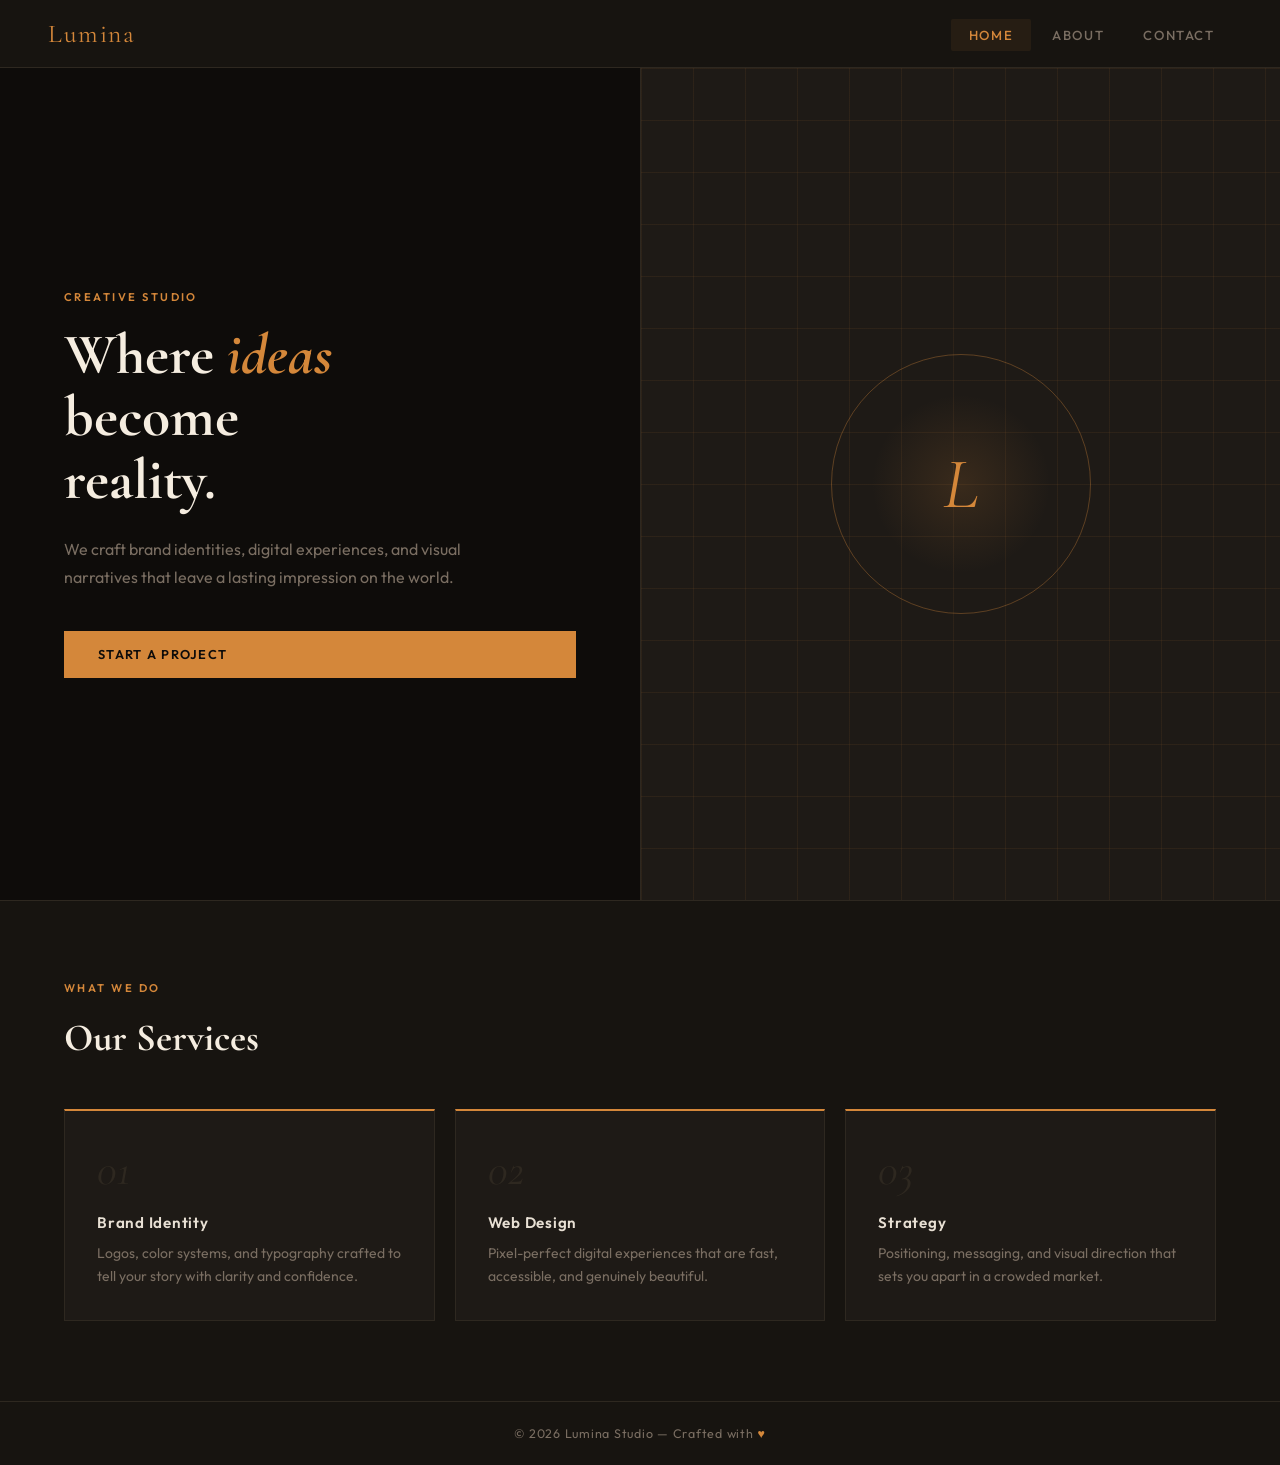
<file: index.html>
<!DOCTYPE html>
<html lang="en">
<head>
  <!-- Google Tag Manager -->
<script>(function(w,d,s,l,i){w[l]=w[l]||[];w[l].push({'gtm.start':
new Date().getTime(),event:'gtm.js'});var f=d.getElementsByTagName(s)[0],
j=d.createElement(s),dl=l!='dataLayer'?'&l='+l:'';j.async=true;j.src=
'https://www.googletagmanager.com/gtm.js?id='+i+dl;f.parentNode.insertBefore(j,f);
})(window,document,'script','dataLayer','GTM-K7HJJMRD');</script>
<!-- End Google Tag Manager -->
  <!-- Google tag (gtag.js) -->
<script async src="https://www.googletagmanager.com/gtag/js?id=G-B1W0Z21D50"></script>
<script>
  window.dataLayer = window.dataLayer || [];
  function gtag(){dataLayer.push(arguments);}
  gtag('js', new Date());

  gtag('config', 'G-B1W0Z21D50');
</script>
  <meta charset="UTF-8"/>
  <meta name="viewport" content="width=device-width, initial-scale=1.0"/>
  <title>Lumina Studio — Home</title>
  <link rel="stylesheet" href="style.css"/>
</head>
<body>
<!-- Google Tag Manager (noscript) -->
<noscript><iframe src="https://www.googletagmanager.com/ns.html?id=GTM-K7HJJMRD"
height="0" width="0" style="display:none;visibility:hidden"></iframe></noscript>
<!-- End Google Tag Manager (noscript) -->
  <nav>
    <a href="index.html" class="brand">Lumina</a>
    <ul class="nav-links">
      <li><a href="index.html" class="active">Home</a></li>
      <li><a href="about.html">About</a></li>
      <li><a href="contact.html">Contact</a></li>
    </ul>
  </nav>
  <main>
    <section class="hero">
      <div class="hero-left">
        <p class="tag">Creative Studio</p>
        <h1 class="hero-title">Where <em>ideas</em><br>become<br>reality.</h1>
        <p class="hero-desc">We craft brand identities, digital experiences, and visual narratives that leave a lasting impression on the world.</p>
        <a href="contact.html" class="btn">Start a Project</a>
      </div>
      <div class="hero-right">
        <div class="hero-pattern"></div>
        <div class="hero-orb"><span>L</span></div>
      </div>
    </section>
    <section class="section" style="background:var(--surface);border-top:1px solid var(--border);">
      <div class="section-header">
        <p class="tag">What we do</p>
        <h2 class="section-title">Our Services</h2>
      </div>
      <div class="cards-grid">
        <div class="card">
          <div class="card-num">01</div>
          <h3>Brand Identity</h3>
          <p>Logos, color systems, and typography crafted to tell your story with clarity and confidence.</p>
        </div>
        <div class="card">
          <div class="card-num">02</div>
          <h3>Web Design</h3>
          <p>Pixel-perfect digital experiences that are fast, accessible, and genuinely beautiful.</p>
        </div>
        <div class="card">
          <div class="card-num">03</div>
          <h3>Strategy</h3>
          <p>Positioning, messaging, and visual direction that sets you apart in a crowded market.</p>
        </div>
      </div>
    </section>
  </main>
  <footer>© 2026 Lumina Studio — Crafted with <span>♥</span></footer>
</body>
</html>
</file>
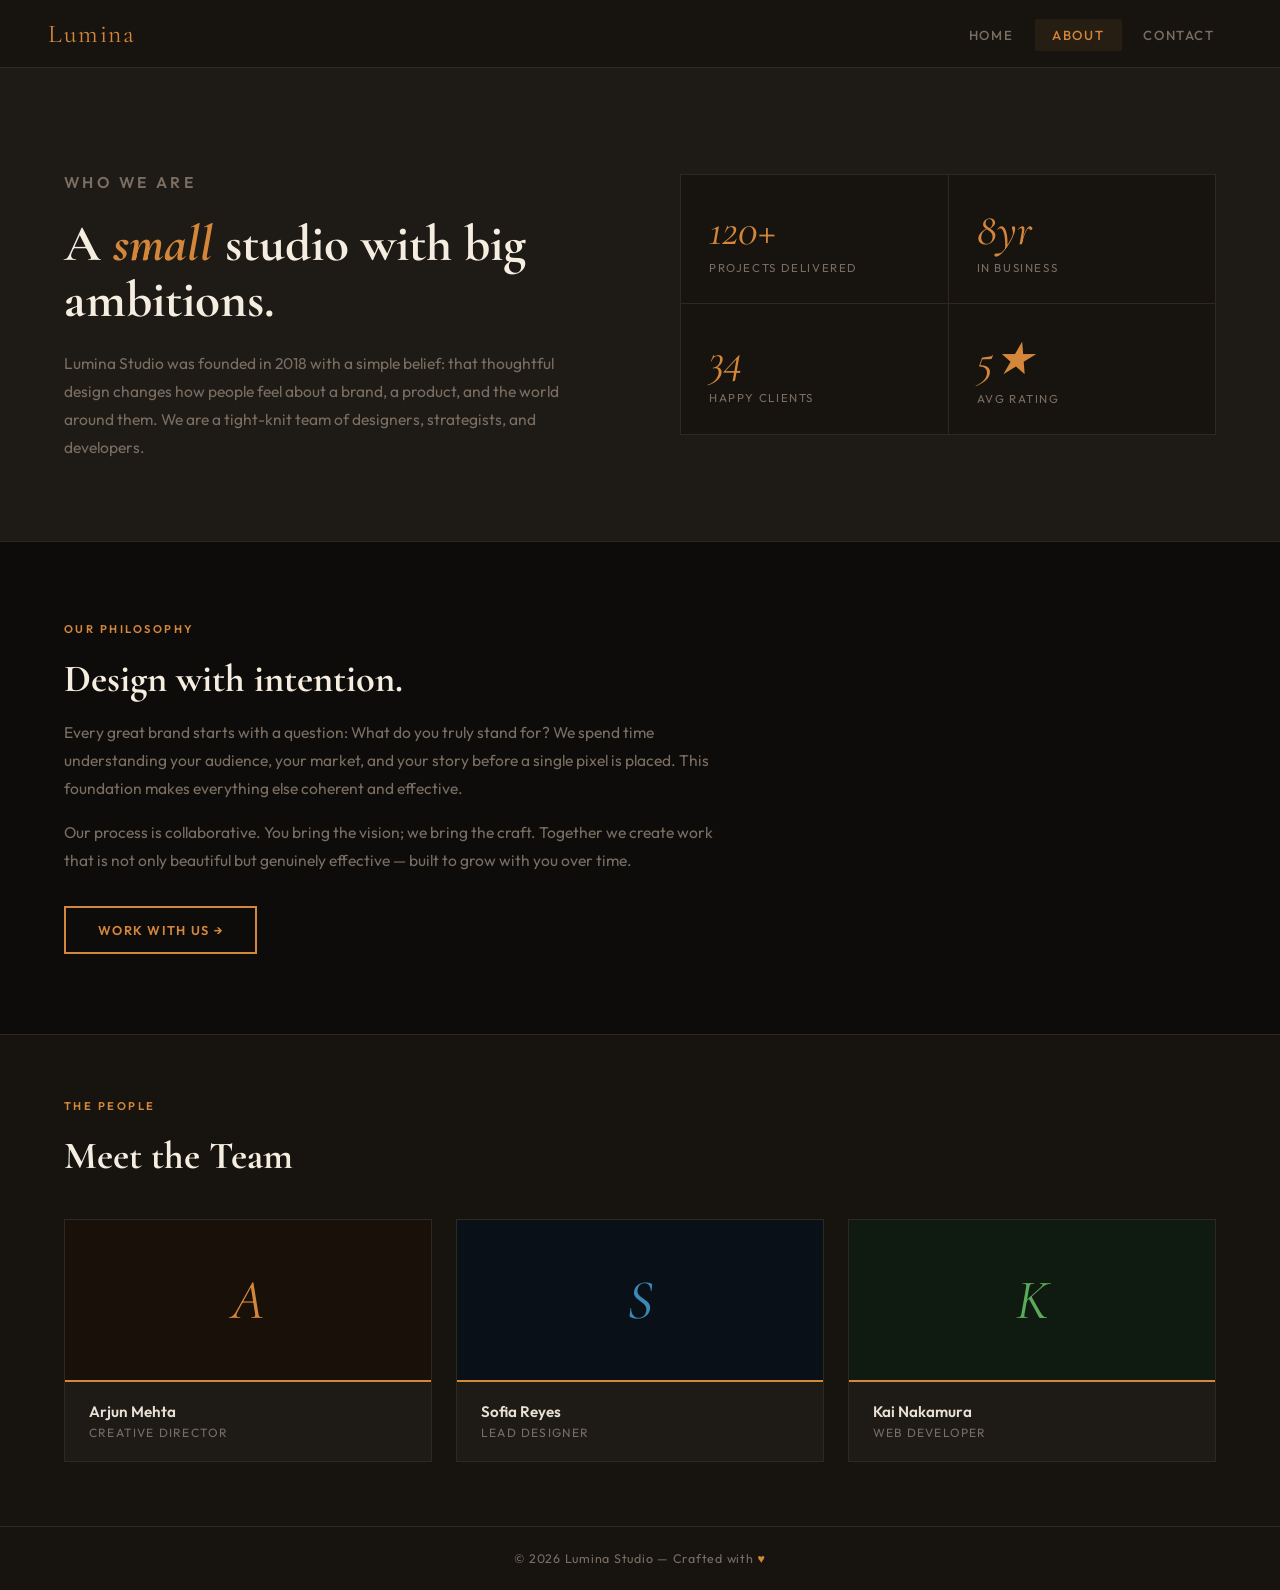
<file: about.html>
<!DOCTYPE html>
<html lang="en">
<head>
 <!-- Google Tag Manager -->
<script>(function(w,d,s,l,i){w[l]=w[l]||[];w[l].push({'gtm.start':
new Date().getTime(),event:'gtm.js'});var f=d.getElementsByTagName(s)[0],
j=d.createElement(s),dl=l!='dataLayer'?'&l='+l:'';j.async=true;j.src=
'https://www.googletagmanager.com/gtm.js?id='+i+dl;f.parentNode.insertBefore(j,f);
})(window,document,'script','dataLayer','GTM-K7HJJMRD');</script>
<!-- End Google Tag Manager -->
  <!-- Google tag (gtag.js) -->
<script async src="https://www.googletagmanager.com/gtag/js?id=G-B1W0Z21D50"></script>
<script>
  window.dataLayer = window.dataLayer || [];
  function gtag(){dataLayer.push(arguments);}
  gtag('js', new Date());

  gtag('config', 'G-B1W0Z21D50');
</script>
  <meta charset="UTF-8"/>
  <meta name="viewport" content="width=device-width, initial-scale=1.0"/>
  <title>Lumina Studio — About</title>
  <link rel="stylesheet" href="style.css"/>
</head>
<body>
  <!-- Google Tag Manager (noscript) -->
<noscript><iframe src="https://www.googletagmanager.com/ns.html?id=GTM-K7HJJMRD"
height="0" width="0" style="display:none;visibility:hidden"></iframe></noscript>
<!-- End Google Tag Manager (noscript) -->
  <nav>
    <a href="index.html" class="brand">Lumina</a>
    <ul class="nav-links">
      <li><a href="index.html">Home</a></li>
      <li><a href="about.html" class="active">About</a></li>
      <li><a href="contact.html">Contact</a></li>
    </ul>
  </nav>
  <main>
    <section class="about-banner">
      <div>
        <p class="tag">Who we are</p>
        <h1>A <em>small</em> studio with big ambitions.</h1>
        <p>Lumina Studio was founded in 2018 with a simple belief: that thoughtful design changes how people feel about a brand, a product, and the world around them. We are a tight-knit team of designers, strategists, and developers.</p>
      </div>
      <div class="stats-grid">
        <div class="stat">
          <div class="stat-num">120+</div>
          <div class="stat-label">Projects Delivered</div>
        </div>
        <div class="stat">
          <div class="stat-num">8yr</div>
          <div class="stat-label">In Business</div>
        </div>
        <div class="stat">
          <div class="stat-num">34</div>
          <div class="stat-label">Happy Clients</div>
        </div>
        <div class="stat">
          <div class="stat-num">5★</div>
          <div class="stat-label">Avg Rating</div>
        </div>
      </div>
    </section>

    <section class="section">
      <p class="tag">Our Philosophy</p>
      <h2 class="section-title">Design with intention.</h2>
      <p style="color:var(--muted);line-height:1.8;max-width:680px;margin-top:1rem;font-size:0.975rem;">Every great brand starts with a question: What do you truly stand for? We spend time understanding your audience, your market, and your story before a single pixel is placed. This foundation makes everything else coherent and effective.</p>
      <p style="color:var(--muted);line-height:1.8;max-width:680px;margin-top:1rem;font-size:0.975rem;">Our process is collaborative. You bring the vision; we bring the craft. Together we create work that is not only beautiful but genuinely effective — built to grow with you over time.</p>
      <div style="margin-top:2rem;">
        <a href="contact.html" class="btn btn-ghost">Work with us →</a>
      </div>
    </section>

    <section class="section-sm" style="background:var(--surface);border-top:1px solid var(--border);">
      <p class="tag">The People</p>
      <h2 class="section-title">Meet the Team</h2>
      <div class="team-grid">
        <div class="team-card">
          <div class="team-avatar av1">A</div>
          <div class="team-info">
            <h3>Arjun Mehta</h3>
            <span>Creative Director</span>
          </div>
        </div>
        <div class="team-card">
          <div class="team-avatar av2">S</div>
          <div class="team-info">
            <h3>Sofia Reyes</h3>
            <span>Lead Designer</span>
          </div>
        </div>
        <div class="team-card">
          <div class="team-avatar av3">K</div>
          <div class="team-info">
            <h3>Kai Nakamura</h3>
            <span>Web Developer</span>
          </div>
        </div>
      </div>
    </section>
  </main>
  <footer>© 2026 Lumina Studio — Crafted with <span>♥</span></footer>
</body>
</html>
</file>
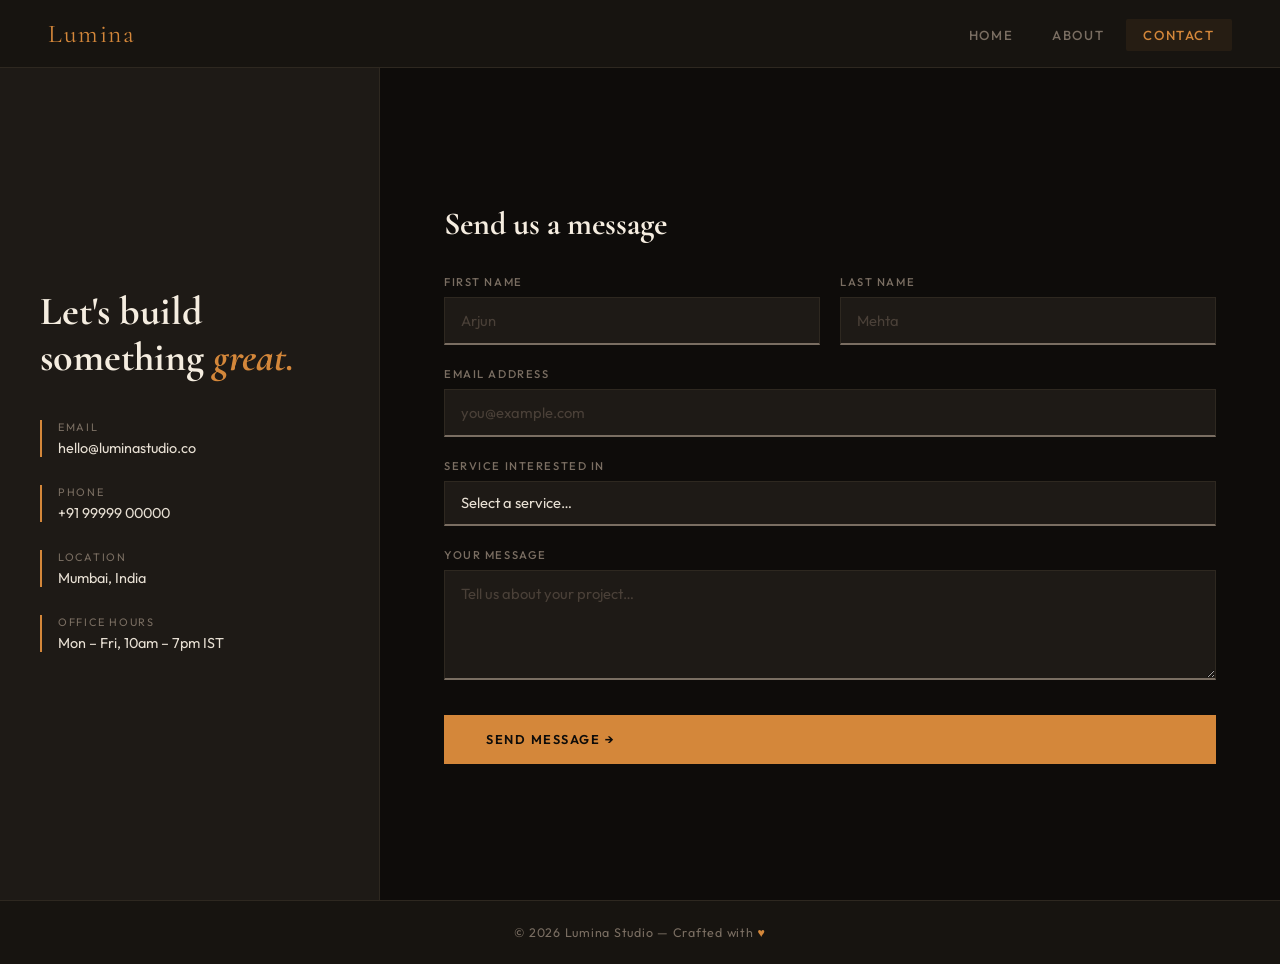
<file: contact.html>
<!DOCTYPE html>
<html lang="en">
<head>
  <!-- Google Tag Manager -->
<script>(function(w,d,s,l,i){w[l]=w[l]||[];w[l].push({'gtm.start':
new Date().getTime(),event:'gtm.js'});var f=d.getElementsByTagName(s)[0],
j=d.createElement(s),dl=l!='dataLayer'?'&l='+l:'';j.async=true;j.src=
'https://www.googletagmanager.com/gtm.js?id='+i+dl;f.parentNode.insertBefore(j,f);
})(window,document,'script','dataLayer','GTM-K7HJJMRD');</script>
<!-- End Google Tag Manager -->
  <!-- Google tag (gtag.js) -->
<script async src="https://www.googletagmanager.com/gtag/js?id=G-B1W0Z21D50"></script>
<script>
  window.dataLayer = window.dataLayer || [];
  function gtag(){dataLayer.push(arguments);}
  gtag('js', new Date());

  gtag('config', 'G-B1W0Z21D50');
</script>
  <meta charset="UTF-8"/>
  <meta name="viewport" content="width=device-width, initial-scale=1.0"/>
  <title>Lumina Studio — Contact</title>
  <link rel="stylesheet" href="style.css"/>
</head>
<body>
 <!-- Google Tag Manager (noscript) -->
<noscript><iframe src="https://www.googletagmanager.com/ns.html?id=GTM-K7HJJMRD"
height="0" width="0" style="display:none;visibility:hidden"></iframe></noscript>
<!-- End Google Tag Manager (noscript) -->
  <nav>
    <a href="index.html" class="brand">Lumina</a>
    <ul class="nav-links">
      <li><a href="index.html">Home</a></li>
      <li><a href="about.html">About</a></li>
      <li><a href="contact.html" class="active">Contact</a></li>
    </ul>
  </nav>
  <main>
    <div class="contact-layout">
      <div class="contact-sidebar">
        <h2>Let's build something <em>great.</em></h2>
        <div class="detail-item">
          <div class="dl">Email</div>
          <div class="dv">hello@luminastudio.co</div>
        </div>
        <div class="detail-item">
          <div class="dl">Phone</div>
          <div class="dv">+91 99999 00000</div>
        </div>
        <div class="detail-item">
          <div class="dl">Location</div>
          <div class="dv">Mumbai, India</div>
        </div>
        <div class="detail-item">
          <div class="dl">Office Hours</div>
          <div class="dv">Mon – Fri, 10am – 7pm IST</div>
        </div>
      </div>

      <div class="contact-form-area">
        <h2 class="form-heading">Send us a message</h2>

        <div class="form-row">
          <div class="field">
            <label for="fname">First Name</label>
            <input type="text" id="fname" placeholder="Arjun"/>
          </div>
          <div class="field">
            <label for="lname">Last Name</label>
            <input type="text" id="lname" placeholder="Mehta"/>
          </div>
        </div>

        <div class="field">
          <label for="email">Email Address</label>
          <input type="email" id="email" placeholder="you@example.com"/>
        </div>

        <div class="field">
          <label for="service">Service Interested In</label>
          <select id="service">
            <option value="">Select a service…</option>
            <option>Brand Identity</option>
            <option>Web Design</option>
            <option>Strategy</option>
            <option>Other</option>
          </select>
        </div>

        <div class="field">
          <label for="msg">Your Message</label>
          <textarea id="msg" placeholder="Tell us about your project…"></textarea>
        </div>

        <!-- No JS: anchor link acts as submit, goes to thankyou page -->
        <a href="thankyou.html" class="submit-link">Send Message →</a>
      </div>
    </div>
  </main>
  <footer>© 2026 Lumina Studio — Crafted with <span>♥</span></footer>
</body>
</html>
</file>
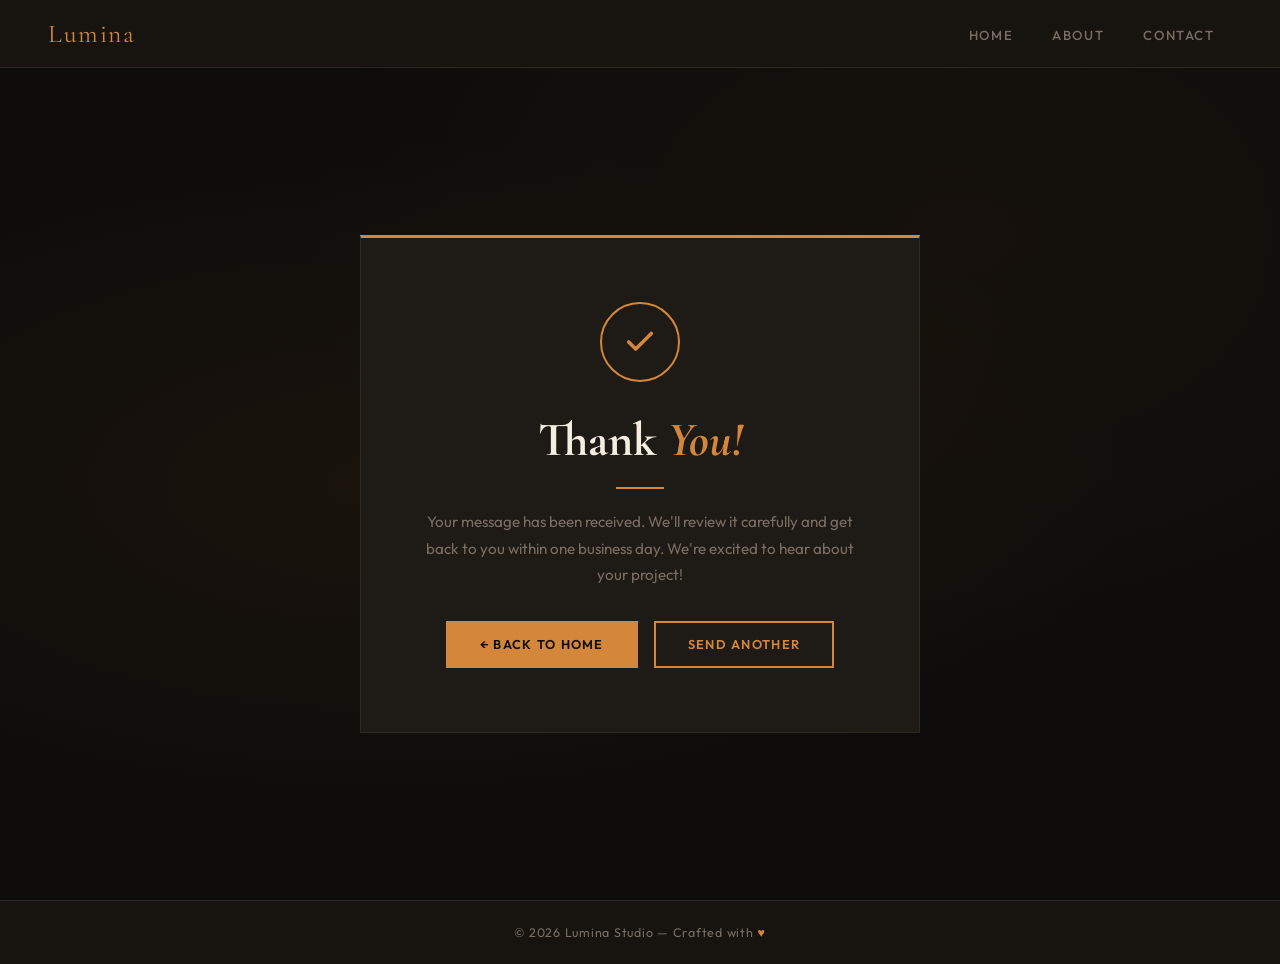
<file: Thankyou.html>
<!DOCTYPE html>
<html lang="en">
<head>
<!-- Google Tag Manager -->
<script>(function(w,d,s,l,i){w[l]=w[l]||[];w[l].push({'gtm.start':
new Date().getTime(),event:'gtm.js'});var f=d.getElementsByTagName(s)[0],
j=d.createElement(s),dl=l!='dataLayer'?'&l='+l:'';j.async=true;j.src=
'https://www.googletagmanager.com/gtm.js?id='+i+dl;f.parentNode.insertBefore(j,f);
})(window,document,'script','dataLayer','GTM-K7HJJMRD');</script>
<!-- End Google Tag Manager -->
  <!-- Google tag (gtag.js) -->
<script async src="https://www.googletagmanager.com/gtag/js?id=G-B1W0Z21D50"></script>
<script>
  window.dataLayer = window.dataLayer || [];
  function gtag(){dataLayer.push(arguments);}
  gtag('js', new Date());

  gtag('config', 'G-B1W0Z21D50');
</script>
  <meta charset="UTF-8"/>
  <meta name="viewport" content="width=device-width, initial-scale=1.0"/>
  <title>Lumina Studio — Thank You</title>
  <link rel="stylesheet" href="style.css"/>
</head>
<body>
  <!-- Google Tag Manager (noscript) -->
<noscript><iframe src="https://www.googletagmanager.com/ns.html?id=GTM-K7HJJMRD"
height="0" width="0" style="display:none;visibility:hidden"></iframe></noscript>
<!-- End Google Tag Manager (noscript) -->
  <nav>
    <a href="index.html" class="brand">Lumina</a>
    <ul class="nav-links">
      <li><a href="index.html">Home</a></li>
      <li><a href="about.html">About</a></li>
      <li><a href="contact.html">Contact</a></li>
    </ul>
  </nav>
  <main>
    <div class="thanks-page">
      <div class="thanks-bg"></div>
      <div class="thanks-box">
        <div class="check-ring">
          <svg viewBox="0 0 24 24">
            <polyline points="20 6 9 17 4 12"></polyline>
          </svg>
        </div>
        <h1>Thank <em>You!</em></h1>
        <div class="thanks-divider"></div>
        <p>Your message has been received. We'll review it carefully and get back to you within one business day. We're excited to hear about your project!</p>
        <div class="thanks-btns">
          <a href="index.html" class="btn">← Back to Home</a>
          <a href="contact.html" class="btn btn-ghost">Send Another</a>
        </div>
      </div>
    </div>
  </main>
  <footer>© 2026 Lumina Studio — Crafted with <span>♥</span></footer>
</body>
</html>
</file>
<file: style.css>
@import url('https://fonts.googleapis.com/css2?family=Cormorant+Garamond:ital,wght@0,400;0,600;1,400&family=Outfit:wght@300;400;500;600&display=swap');

:root {
  --bg: #0e0c0a;
  --surface: #171410;
  --card: #1e1a16;
  --border: #2e2820;
  --accent: #d4873a;
  --accent2: #e8a857;
  --text: #e8e0d4;
  --muted: #7a6e62;
  --light: #f5ede0;
}

*, *::before, *::after { box-sizing: border-box; margin: 0; padding: 0; }

html { scroll-behavior: smooth; }

body {
  font-family: 'Outfit', sans-serif;
  background: var(--bg);
  color: var(--text);
  min-height: 100vh;
  display: flex;
  flex-direction: column;
}

/* ── NAV ── */
nav {
  background: var(--surface);
  border-bottom: 1px solid var(--border);
  padding: 0 3rem;
  height: 68px;
  display: flex;
  align-items: center;
  justify-content: space-between;
  position: sticky;
  top: 0;
  z-index: 99;
}

.brand {
  font-family: 'Cormorant Garamond', serif;
  font-size: 1.6rem;
  color: var(--accent);
  text-decoration: none;
  letter-spacing: 0.06em;
}

.nav-links {
  list-style: none;
  display: flex;
  gap: 0.25rem;
}

.nav-links a {
  text-decoration: none;
  color: var(--muted);
  font-size: 0.82rem;
  font-weight: 500;
  letter-spacing: 0.12em;
  text-transform: uppercase;
  padding: 0.5rem 1.1rem;
  border-radius: 2px;
  transition: color 0.2s, background 0.2s;
}

.nav-links a:hover,
.nav-links a.active {
  color: var(--accent);
  background: rgba(212,135,58,0.08);
}

/* ── MAIN ── */
main { flex: 1; }

/* ── FOOTER ── */
footer {
  background: var(--surface);
  border-top: 1px solid var(--border);
  text-align: center;
  padding: 1.5rem;
  font-size: 0.78rem;
  color: var(--muted);
  letter-spacing: 0.06em;
}

footer span { color: var(--accent); }

/* ── HERO ── */
.hero {
  display: grid;
  grid-template-columns: 1fr 1fr;
  min-height: calc(100vh - 68px);
}

.hero-left {
  display: flex;
  flex-direction: column;
  justify-content: center;
  padding: 6rem 4rem;
}

.tag {
  font-size: 0.7rem;
  text-transform: uppercase;
  letter-spacing: 0.22em;
  color: var(--accent);
  font-weight: 600;
  margin-bottom: 1.25rem;
}

.hero-title {
  font-family: 'Cormorant Garamond', serif;
  font-size: clamp(3rem, 4.5vw, 5rem);
  line-height: 1.08;
  color: var(--light);
  margin-bottom: 1.5rem;
}

.hero-title em {
  font-style: italic;
  color: var(--accent);
}

.hero-desc {
  color: var(--muted);
  font-size: 1rem;
  line-height: 1.75;
  max-width: 420px;
  margin-bottom: 2.5rem;
}

.btn {
  display: inline-block;
  background: var(--accent);
  color: #0e0c0a;
  text-decoration: none;
  padding: 0.85rem 2rem;
  font-size: 0.8rem;
  font-weight: 600;
  letter-spacing: 0.1em;
  text-transform: uppercase;
  border: 2px solid var(--accent);
  transition: background 0.2s, color 0.2s;
}

.btn:hover {
  background: transparent;
  color: var(--accent);
}

.btn-ghost {
  background: transparent;
  color: var(--accent);
}
.btn-ghost:hover {
  background: var(--accent);
  color: #0e0c0a;
}

.hero-right {
  background: var(--card);
  border-left: 1px solid var(--border);
  display: flex;
  align-items: center;
  justify-content: center;
  position: relative;
  overflow: hidden;
}

.hero-pattern {
  position: absolute;
  inset: 0;
  background-image:
    linear-gradient(rgba(212,135,58,0.08) 1px, transparent 1px),
    linear-gradient(90deg, rgba(212,135,58,0.08) 1px, transparent 1px);
  background-size: 52px 52px;
}

.hero-orb {
  position: relative;
  z-index: 1;
  width: 260px;
  height: 260px;
  border-radius: 50%;
  border: 1.5px solid rgba(212,135,58,0.35);
  display: flex;
  align-items: center;
  justify-content: center;
}

.hero-orb::before {
  content: '';
  position: absolute;
  width: 180px;
  height: 180px;
  border-radius: 50%;
  background: radial-gradient(circle, rgba(212,135,58,0.15) 0%, transparent 70%);
}

.hero-orb span {
  font-family: 'Cormorant Garamond', serif;
  font-size: 4.5rem;
  color: var(--accent);
  font-style: italic;
  position: relative;
  z-index: 1;
}

/* ── SERVICES SECTION ── */
.section {
  padding: 5rem 4rem;
}

.section-sm {
  padding: 4rem 4rem;
}

.section-header {
  margin-bottom: 3rem;
}

.section-title {
  font-family: 'Cormorant Garamond', serif;
  font-size: 2.4rem;
  color: var(--light);
  margin-top: 0.4rem;
  line-height: 1.2;
}

.cards-grid {
  display: grid;
  grid-template-columns: repeat(3, 1fr);
  gap: 1.25rem;
}

.card {
  background: var(--card);
  border: 1px solid var(--border);
  border-top: 2px solid var(--accent);
  padding: 2rem;
  transition: border-color 0.2s, transform 0.2s;
}

.card:hover {
  border-color: var(--accent);
  transform: translateY(-4px);
}

.card-num {
  font-family: 'Cormorant Garamond', serif;
  font-size: 2.8rem;
  color: var(--border);
  font-style: italic;
  margin-bottom: 1rem;
}

.card h3 {
  font-size: 0.95rem;
  font-weight: 600;
  letter-spacing: 0.05em;
  margin-bottom: 0.6rem;
  color: var(--text);
}

.card p {
  font-size: 0.875rem;
  color: var(--muted);
  line-height: 1.65;
}

/* ── ABOUT PAGE ── */
.about-banner {
  background: var(--card);
  border-bottom: 1px solid var(--border);
  padding: 5rem 4rem;
  display: grid;
  grid-template-columns: 1fr 1fr;
  gap: 5rem;
  align-items: center;
}

.about-banner h1 {
  font-family: 'Cormorant Garamond', serif;
  font-size: clamp(2.5rem, 4vw, 4rem);
  color: var(--light);
  line-height: 1.1;
}

.about-banner h1 em { color: var(--accent); font-style: italic; }

.about-banner p {
  color: var(--muted);
  font-size: 0.975rem;
  line-height: 1.8;
  margin-top: 1.25rem;
}

.stats-grid {
  display: grid;
  grid-template-columns: 1fr 1fr;
  gap: 1px;
  background: var(--border);
  border: 1px solid var(--border);
}

.stat {
  background: var(--surface);
  padding: 1.75rem;
}

.stat-num {
  font-family: 'Cormorant Garamond', serif;
  font-size: 2.8rem;
  color: var(--accent);
  font-style: italic;
}

.stat-label {
  font-size: 0.72rem;
  text-transform: uppercase;
  letter-spacing: 0.14em;
  color: var(--muted);
  margin-top: 0.2rem;
}

.team-grid {
  display: grid;
  grid-template-columns: repeat(3, 1fr);
  gap: 1.5rem;
  margin-top: 2.5rem;
}

.team-card {
  background: var(--card);
  border: 1px solid var(--border);
  overflow: hidden;
}

.team-avatar {
  height: 160px;
  display: flex;
  align-items: center;
  justify-content: center;
  font-family: 'Cormorant Garamond', serif;
  font-size: 3.5rem;
  font-style: italic;
}

.av1 { background: #1a100a; color: #d4873a; }
.av2 { background: #0a1018; color: #3a8ab4; }
.av3 { background: #0f1a10; color: #5aaa5a; }

.team-info {
  padding: 1.25rem 1.5rem;
  border-top: 2px solid var(--accent);
}

.team-info h3 { font-size: 0.95rem; font-weight: 600; color: var(--text); }
.team-info span { font-size: 0.75rem; color: var(--muted); text-transform: uppercase; letter-spacing: 0.1em; }

/* ── CONTACT PAGE ── */
.contact-layout {
  display: grid;
  grid-template-columns: 380px 1fr;
  min-height: calc(100vh - 68px);
}

.contact-sidebar {
  background: var(--card);
  border-right: 1px solid var(--border);
  padding: 4rem 2.5rem;
  display: flex;
  flex-direction: column;
  justify-content: center;
}

.contact-sidebar h2 {
  font-family: 'Cormorant Garamond', serif;
  font-size: 2.5rem;
  color: var(--light);
  line-height: 1.15;
  margin-bottom: 2.5rem;
}

.contact-sidebar h2 em { color: var(--accent); font-style: italic; }

.detail-item {
  margin-bottom: 1.75rem;
  padding-left: 1rem;
  border-left: 2px solid var(--accent);
}

.detail-item .dl { font-size: 0.68rem; text-transform: uppercase; letter-spacing: 0.16em; color: var(--muted); margin-bottom: 0.3rem; }
.detail-item .dv { color: var(--text); font-size: 0.9rem; }

.contact-form-area {
  padding: 4rem 4rem;
  display: flex;
  flex-direction: column;
  justify-content: center;
}

.form-heading {
  font-family: 'Cormorant Garamond', serif;
  font-size: 2rem;
  color: var(--light);
  margin-bottom: 2rem;
}

.form-row {
  display: grid;
  grid-template-columns: 1fr 1fr;
  gap: 1.25rem;
}

.field {
  margin-bottom: 1.4rem;
}

.field label {
  display: block;
  font-size: 0.7rem;
  text-transform: uppercase;
  letter-spacing: 0.14em;
  color: var(--muted);
  margin-bottom: 0.5rem;
  font-weight: 500;
}

.field input,
.field textarea,
.field select {
  width: 100%;
  background: var(--card);
  border: 1px solid var(--border);
  border-bottom: 2px solid var(--muted);
  padding: 0.8rem 1rem;
  font-family: 'Outfit', sans-serif;
  font-size: 0.92rem;
  color: var(--text);
  outline: none;
  appearance: none;
  transition: border-color 0.2s, background 0.2s;
}

.field input:focus,
.field textarea:focus,
.field select:focus {
  border-bottom-color: var(--accent);
  background: #201c18;
}

.field input::placeholder,
.field textarea::placeholder { color: #4a4038; }

.field textarea { resize: vertical; min-height: 110px; }

.field select option { background: var(--surface); }

.submit-link {
  display: inline-block;
  background: var(--accent);
  color: #0e0c0a;
  text-decoration: none;
  padding: 0.9rem 2.5rem;
  font-size: 0.8rem;
  font-weight: 600;
  letter-spacing: 0.12em;
  text-transform: uppercase;
  border: 2px solid var(--accent);
  margin-top: 0.5rem;
  transition: background 0.2s, color 0.2s;
}

.submit-link:hover {
  background: transparent;
  color: var(--accent);
}

/* ── THANKYOU PAGE ── */
.thanks-page {
  min-height: calc(100vh - 68px);
  display: flex;
  align-items: center;
  justify-content: center;
  position: relative;
  overflow: hidden;
}

.thanks-bg {
  position: absolute;
  inset: 0;
  background:
    radial-gradient(ellipse at 30% 50%, rgba(212,135,58,0.06) 0%, transparent 60%),
    radial-gradient(ellipse at 75% 20%, rgba(212,135,58,0.04) 0%, transparent 50%);
}

.thanks-box {
  position: relative;
  z-index: 1;
  text-align: center;
  max-width: 560px;
  padding: 4rem;
  background: var(--card);
  border: 1px solid var(--border);
  border-top: 3px solid var(--accent);
}

.check-ring {
  width: 80px;
  height: 80px;
  border-radius: 50%;
  border: 2px solid var(--accent);
  display: flex;
  align-items: center;
  justify-content: center;
  margin: 0 auto 2rem;
}

.check-ring svg {
  width: 34px;
  height: 34px;
  stroke: var(--accent);
  fill: none;
  stroke-width: 2.5;
  stroke-linecap: round;
  stroke-linejoin: round;
}

.thanks-box h1 {
  font-family: 'Cormorant Garamond', serif;
  font-size: 3rem;
  color: var(--light);
  line-height: 1.1;
  margin-bottom: 0.5rem;
}

.thanks-box h1 em { color: var(--accent); font-style: italic; }

.thanks-divider {
  width: 48px;
  height: 2px;
  background: var(--accent);
  margin: 1.25rem auto;
}

.thanks-box p {
  color: var(--muted);
  font-size: 0.95rem;
  line-height: 1.75;
  margin-bottom: 2rem;
}

.thanks-btns {
  display: flex;
  gap: 1rem;
  justify-content: center;
}
</file>
